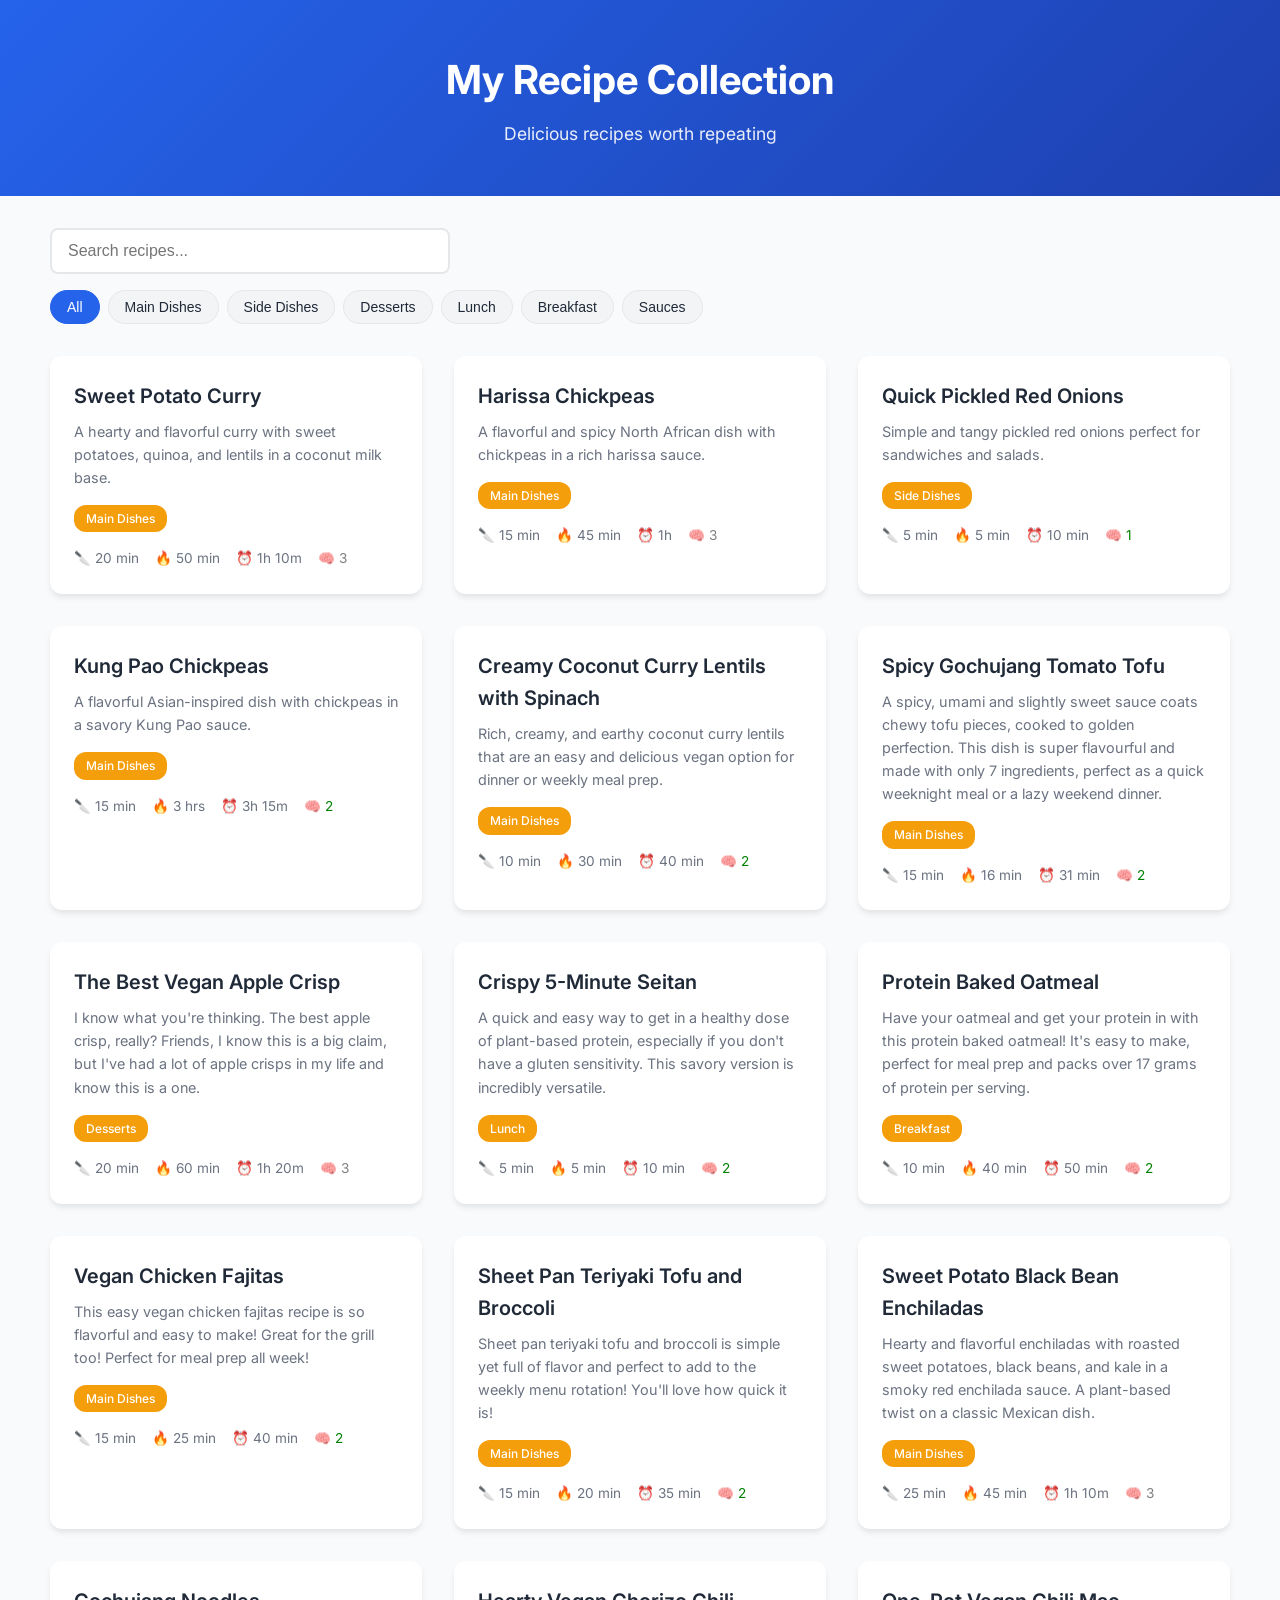
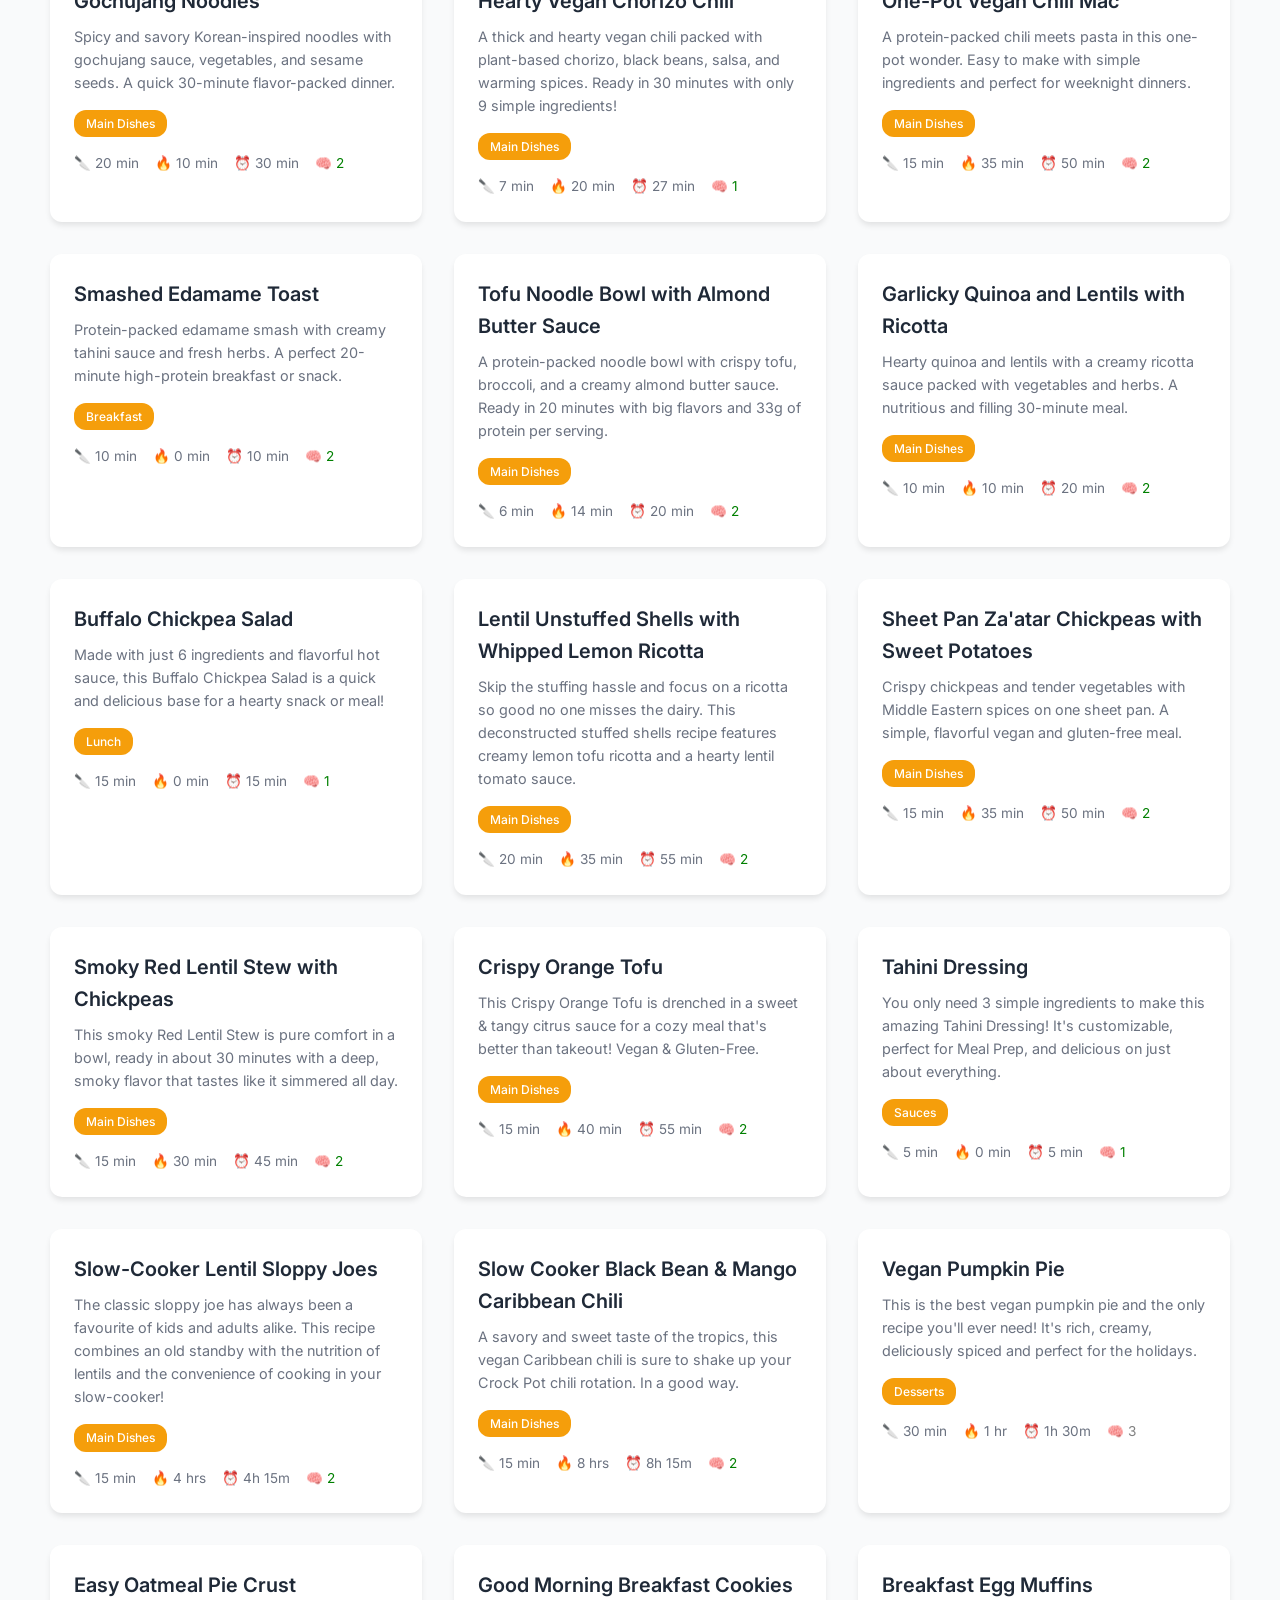
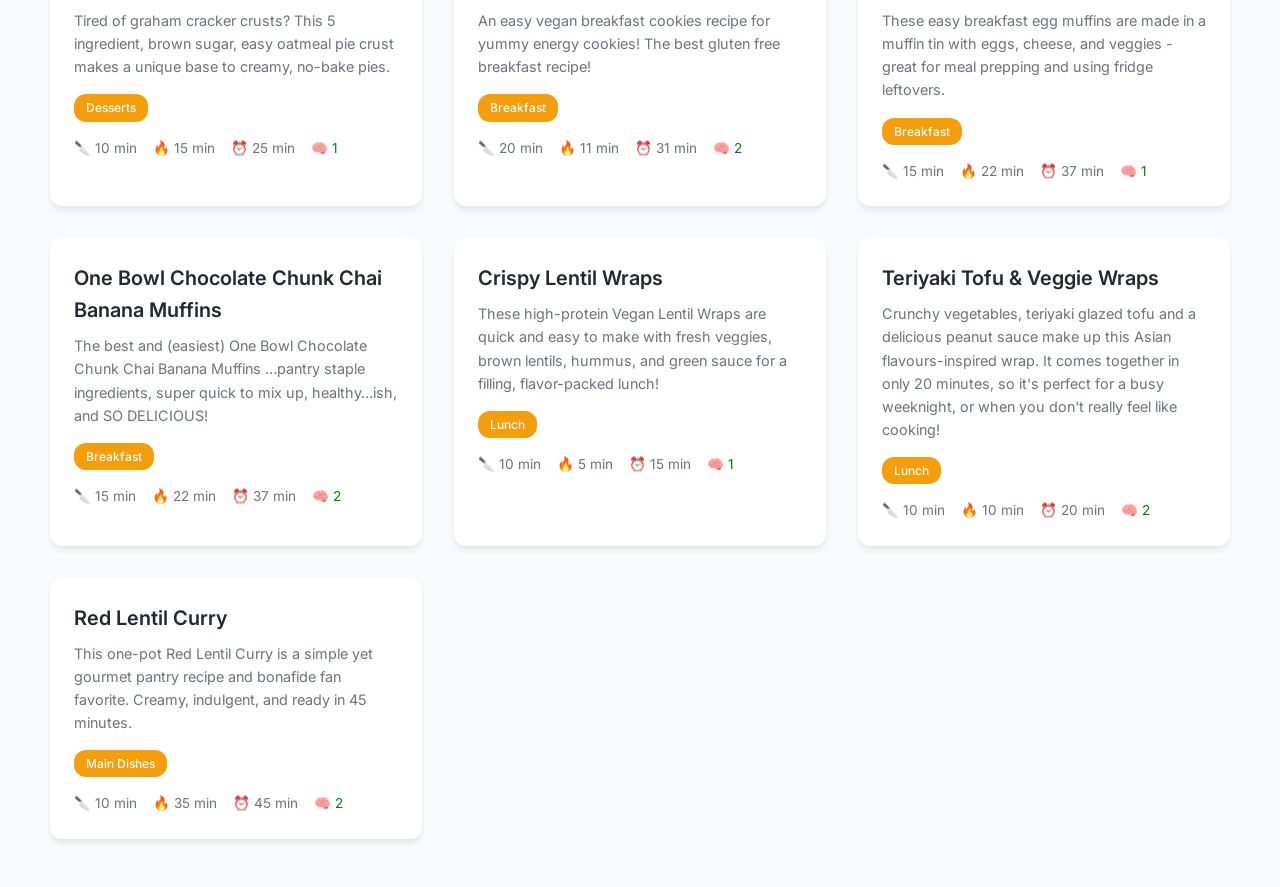
<file: index.html>
<!DOCTYPE html>
<html lang="en">
<head>
    <meta charset="UTF-8">
    <meta name="viewport" content="width=device-width, initial-scale=1.0">
    <title>Recipe Collection</title>
    <link rel="icon" href="data:image/svg+xml,<svg xmlns=%22http://www.w3.org/2000/svg%22 viewBox=%220 0 100 100%22><text y=%22.9em%22 font-size=%2290%22>🍜</text></svg>">
    <link rel="stylesheet" href="styles.css">
    <link href="https://fonts.googleapis.com/css2?family=Inter:wght@300;400;500;600;700&display=swap" rel="stylesheet">
</head>
<body>
    <header class="header">
        <div class="container">
            <h1 class="site-title">My Recipe Collection</h1>
            <p class="site-subtitle">Delicious recipes worth repeating</p>
        </div>
    </header>

    <main class="main">
        <div class="container">
            <div class="search-section">
                <input type="text" id="searchInput" placeholder="Search recipes..." class="search-input">
            </div>
            
            <div id="recipeGrid" class="recipe-grid">
                <!-- Recipes will be loaded here -->
            </div>
        </div>
    </main>

    
    <script src="app.js"></script>
</body>
</html>
</file>
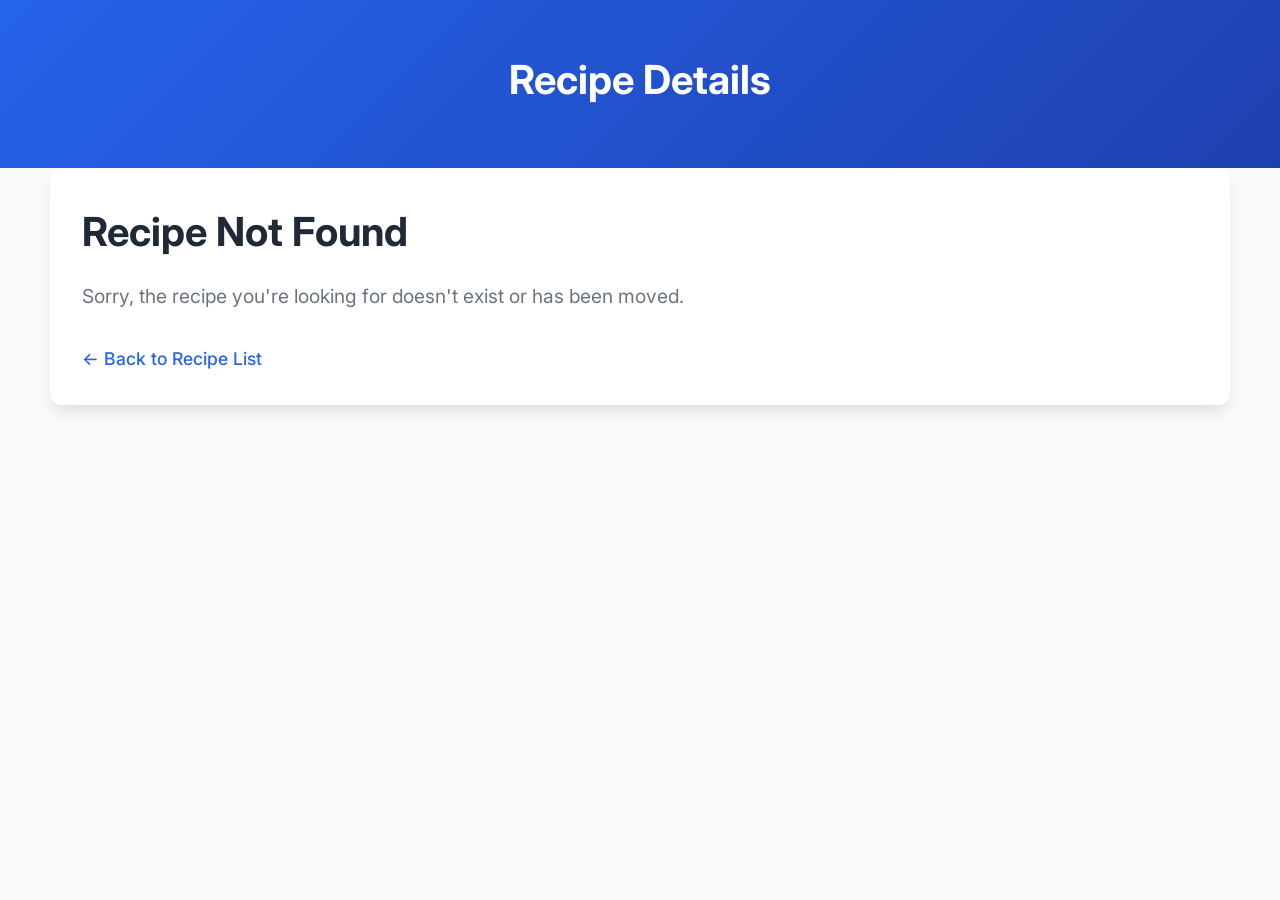
<file: recipe.html>
<!DOCTYPE html>
<html lang="en">
<head>
    <meta charset="UTF-8">
    <meta name="viewport" content="width=device-width, initial-scale=1.0">
    <title>Recipe Details</title>
    <link rel="icon" href="data:image/svg+xml,<svg xmlns=%22http://www.w3.org/2000/svg%22 viewBox=%220 0 100 100%22><text y=%22.9em%22 font-size=%2290%22>🍜</text></svg>">
    <link rel="stylesheet" href="styles.css">
    <link href="https://fonts.googleapis.com/css2?family=Inter:wght@300;400;500;600;700&display=swap" rel="stylesheet">
</head>
<body>
    <header class="header">
        <div class="container">
            <h1 class="site-title" id="pageTitle">Recipe Details</h1>
        </div>
    </header>

    <main class="main">
        <div class="container">
            <div id="recipeDetail">
                <!-- Recipe details will be loaded here -->
            </div>
        </div>
    </main>

    <script src="recipe.js"></script>
</body>
</html>
</file>
<file: styles.css>
:root {
    --primary-color: #2563eb;
    --primary-dark: #1e40af;
    --secondary-color: #f59e0b;
    --text-dark: #1f2937;
    --text-light: #6b7280;
    --bg-light: #f9fafb;
    --border-color: #e5e7eb;
    --shadow-sm: 0 1px 2px 0 rgba(0, 0, 0, 0.05);
    --shadow-md: 0 4px 6px -1px rgba(0, 0, 0, 0.1);
    --shadow-lg: 0 10px 15px -3px rgba(0, 0, 0, 0.1);
}

* {
    margin: 0;
    padding: 0;
    box-sizing: border-box;
}

body {
    font-family: 'Inter', -apple-system, BlinkMacSystemFont, 'Segoe UI', Roboto, sans-serif;
    line-height: 1.6;
    color: var(--text-dark);
    background-color: var(--bg-light);
}

.container {
    max-width: 1200px;
    margin: 0 auto;
    padding: 0 10px;
}

/* Header */
.header {
    background: linear-gradient(135deg, var(--primary-color), var(--primary-dark));
    color: white;
    padding: 3rem 0;
    text-align: center;
}

.site-title {
    font-size: 2.5rem;
    font-weight: 700;
    margin-bottom: 0.5rem;
}

.site-subtitle {
    font-size: 1.1rem;
    opacity: 0.9;
}

/* Search Section */
.search-section {
    margin: 2rem 0;
}

.search-input {
    width: 100%;
    max-width: 400px;
    padding: 0.75rem 1rem;
    border: 2px solid var(--border-color);
    border-radius: 8px;
    font-size: 1rem;
    transition: border-color 0.3s ease;
}

.search-input:focus {
    outline: none;
    border-color: var(--primary-color);
}

/* Recipe Grid */
.recipe-grid {
    display: grid;
    grid-template-columns: repeat(auto-fill, minmax(300px, 1fr));
    gap: 2rem;
    margin-bottom: 3rem;
}

.recipe-card {
    background: white;
    border-radius: 12px;
    overflow: hidden;
    box-shadow: var(--shadow-md);
    transition: transform 0.3s ease, box-shadow 0.3s ease;
    cursor: pointer;
}

.recipe-card:hover {
    transform: translateY(-4px);
    box-shadow: var(--shadow-lg);
}

.recipe-image {
    width: 100%;
    height: 200px;
    object-fit: cover;
}

.recipe-content {
    padding: 1.5rem;
}

.recipe-title {
    font-size: 1.25rem;
    font-weight: 600;
    margin-bottom: 0.5rem;
    color: var(--text-dark);
}

.recipe-description {
    color: var(--text-light);
    margin-bottom: 1rem;
    font-size: 0.9rem;
}

.recipe-meta {
    display: flex;
    gap: 1rem;
    font-size: 0.85rem;
    color: var(--text-light);
}

.recipe-meta span {
    display: flex;
    align-items: center;
    gap: 0.25rem;
}


/* Recipe Detail Page */
.recipe-detail-page {
    background: white;
    border-radius: 12px;
    overflow: hidden;
    box-shadow: var(--shadow-lg);
    margin-bottom: 2rem;
}

.recipe-detail-header {
    position: relative;
}

.recipe-detail-image {
    width: 100%;
    height: 400px;
    object-fit: cover;
}

.recipe-detail-content {
    padding: 2rem;
}

.recipe-detail-title {
    font-size: 2.5rem;
    font-weight: 700;
    margin-bottom: 1rem;
    color: var(--text-dark);
}

.recipe-detail-description {
    font-size: 1.2rem;
    color: var(--text-light);
    margin-bottom: 2rem;
    line-height: 1.7;
}

/* Recipe Sections */
.recipe-section {
    margin-bottom: 3rem;
}

.section-title {
    font-size: 1.8rem;
    font-weight: 600;
    margin-bottom: 1.5rem;
    color: var(--text-dark);
    display: flex;
    align-items: center;
    gap: 0.5rem;
}

.ingredients-list {
    list-style: none;
}

.ingredient-item {
    padding: 0.75rem 0;
    border-bottom: 1px solid var(--border-color);
    display: flex;
    align-items: center;
    gap: 0.75rem;
    font-size: 1.1rem;
    line-height: 1.7;
    cursor: pointer;
}

.ingredient-item:hover {
    background-color: rgba(0, 0, 0, 0.02);
}

.ingredient-item:last-child {
    border-bottom: none;
}

.ingredient-checkbox {
    width: 24px;
    height: 24px;
    pointer-events: none;
}

.ingredient-text {
    flex: 1;
    cursor: pointer;
}

.ingredient-text.checked {
    text-decoration: line-through;
    opacity: 0.6;
}

.instructions-list {
    counter-reset: step-counter;
    list-style: none;
}

.instruction-item {
    counter-increment: step-counter;
    padding: 1.5rem 0;
    border-bottom: 1px solid var(--border-color);
    position: relative;
    padding-left: 4rem;
    font-size: 1.1rem;
    line-height: 1.7;
}

.instruction-item:last-child {
    border-bottom: none;
}

.instruction-item::before {
    content: counter(step-counter);
    position: absolute;
    left: 0;
    top: 1.5rem;
    background: var(--primary-color);
    color: white;
    width: 2.5rem;
    height: 2.5rem;
    border-radius: 50%;
    display: flex;
    align-items: center;
    justify-content: center;
    font-weight: 600;
    font-size: 1rem;
}

.recipe-timing {
    display: flex;
    gap: 3rem;
    margin-bottom: 2rem;
    padding: 1.5rem;
    background: var(--bg-light);
    border-radius: 8px;
}

.timing-item {
    display: flex;
    align-items: center;
    gap: 0.75rem;
    font-weight: 500;
    font-size: 1.1rem;
}

.recipe-source {
    margin-bottom: 1rem;
    padding: 0.75rem 1.5rem 0.5rem 1.5rem;
    border-top: 2px solid var(--border-color);
}

.source-link {
    color: var(--primary-color);
    text-decoration: none;
    font-weight: 500;
    font-size: 1.1rem;
}

.source-link:hover {
    text-decoration: underline;
}

/* Responsive Design */
@media (max-width: 768px) {
    .site-title {
        font-size: 2rem;
    }
    
    .recipe-detail-image {
        height: 250px;
    }
    
    .recipe-detail-content {
        padding: 1.5rem;
    }
    
    .recipe-detail-title {
        font-size: 2rem;
    }
    
    .recipe-timing {
        flex-direction: column;
        gap: 1rem;
    }
    
    .instruction-item {
        padding-left: 3rem;
        font-size: 1rem;
    }
    
    .instruction-item::before {
        width: 2rem;
        height: 2rem;
        font-size: 0.9rem;
    }
    
    .ingredient-item {
        font-size: 1rem;
    }
}

@media (max-width: 480px) {
    .recipe-detail-image {
        height: 200px;
    }
    
    .recipe-detail-title {
        font-size: 1.75rem;
    }
    
    .recipe-detail-description {
        font-size: 1.1rem;
    }
    
    .section-title {
        font-size: 1.5rem;
    }
    
    .instruction-item {
        padding-left: 2.5rem;
    }
    
    .instruction-item::before {
        width: 1.5rem;
        height: 1.5rem;
        font-size: 0.8rem;
        top: 1rem;
    }
}

/* Image Placeholder */
.recipe-image,
.recipe-detail-image {
    position: relative;
    overflow: hidden;
}

.recipe-image::before,
.recipe-detail-image::before {
    content: "";
    position: absolute;
    top: 0;
    left: 0;
    width: 100%;
    height: 100%;
    background: var(--bg-light);
    border: 2px dashed var(--border-color);
    display: flex;
    align-items: center;
    justify-content: center;
    opacity: 0;
    transition: opacity 0.3s ease;
    z-index: 1;
}

.recipe-image::before::after,
.recipe-detail-image::before::after {
    content: "🍽️";
    font-size: 3rem;
    opacity: 0.5;
}

.recipe-image::after,
.recipe-detail-image::after {
    content: "Image Not Available";
    position: absolute;
    bottom: 20px;
    left: 50%;
    transform: translateX(-50%);
    color: var(--text-light);
    font-size: 0.9rem;
    opacity: 0;
    transition: opacity 0.3s ease;
    z-index: 2;
}

.recipe-image.error::before,
.recipe-detail-image.error::before {
    opacity: 1;
}

.recipe-image.error::after,
.recipe-detail-image.error::after {
    opacity: 1;
}

/* Serving Adjuster */
.serving-adjuster {
    background: var(--bg-light);
    padding: 1rem;
    border-radius: 8px;
    margin-bottom: 2rem;
    display: flex;
    align-items: center;
    gap: 1rem;
    flex-wrap: wrap;
}

.serving-adjuster label {
    font-weight: 500;
    flex-shrink: 0;
}

.serving-presets {
    display: flex;
    gap: 0.5rem;
    align-items: center;
    justify-content: center;
    flex-wrap: wrap;
}

.serving-controls {
    display: flex;
    align-items: center;
    gap: 0.5rem;
}

.serving-btn {
    background: var(--primary-color);
    color: white;
    border: none;
    width: 32px;
    height: 32px;
    border-radius: 6px;
    cursor: pointer;
    font-size: 1.2rem;
    display: flex;
    align-items: center;
    justify-content: center;
    transition: background-color 0.3s ease;
}

.serving-btn:hover {
    background: var(--primary-dark);
}

.serving-count {
    font-weight: 600;
    font-size: 1.1rem;
    color: var(--text-dark);
    padding: 0;
    background: transparent;
    border-radius: 0;
    min-width: auto;
    text-align: center;
}

/* Serving Presets */
.serving-presets {
    display: flex;
    gap: 0.5rem;
    align-items: center;
    justify-content: center;
    flex-wrap: wrap;
}

.preset-btn {
    background: #f3f4f6;
    color: var(--text-dark);
    border: 1px solid var(--border-color);
    padding: 0.5rem 1rem;
    border-radius: 6px;
    cursor: pointer;
    font-size: 0.875rem;
    font-weight: 500;
    transition: all 0.3s ease;
    white-space: nowrap;
    height: 32px;
    display: flex;
    align-items: center;
    justify-content: center;
}

.preset-btn:hover {
    background: #e5e7eb;
    border-color: var(--primary-color);
}

.preset-btn.active {
    background: var(--primary-color);
    color: white;
    border-color: var(--primary-color);
}

.preset-btn.active:hover {
    background: var(--primary-dark);
}

/* Category Filter */
.category-filter {
    margin-top: 1rem;
    margin-bottom: 1.5rem;
}

.category-buttons {
    display: flex;
    flex-wrap: wrap;
    gap: 0.5rem;
}

.category-btn {
    background: #f3f4f6;
    color: var(--text-dark);
    border: 1px solid var(--border-color);
    padding: 0.5rem 1rem;
    border-radius: 20px;
    cursor: pointer;
    font-size: 0.875rem;
    font-weight: 500;
    transition: all 0.3s ease;
    white-space: nowrap;
}

.category-btn:hover {
    background: #e5e7eb;
    border-color: var(--primary-color);
}

.category-btn.active {
    background: var(--primary-color);
    color: white;
    border-color: var(--primary-color);
}

.category-btn.active:hover {
    background: var(--primary-dark);
}

/* Recipe Category Tags */
.recipe-category {
    display: flex;
    flex-wrap: wrap;
    gap: 0.5rem;
    margin-bottom: 1rem;
}

.category-tag {
    background: var(--secondary-color);
    color: white;
    padding: 0.25rem 0.75rem;
    border-radius: 12px;
    font-size: 0.75rem;
    font-weight: 500;
    text-transform: capitalize;
}

.category-tag.clickable {
    cursor: pointer;
    transition: background-color 0.3s ease;
}

.category-tag.clickable:hover {
    background: #d97706;
}

.tag {
    background: #e5e7eb;
    color: var(--text-dark);
    padding: 0.25rem 0.75rem;
    border-radius: 12px;
    font-size: 0.75rem;
    font-weight: 500;
    text-transform: lowercase;
}

/* Recipe Sections */
.recipe-section {
    margin-bottom: 2rem;
}

.section-title {
    font-size: 1.5rem;
    font-weight: 600;
    margin-bottom: 1rem;
    color: var(--text-dark);
    display: flex;
    align-items: center;
    gap: 0.5rem;
}

.ingredients-list {
    list-style: none;
}

.ingredient-item {
    padding: 0.5rem 0;
    border-bottom: 1px solid var(--border-color);
    display: flex;
    align-items: center;
    gap: 0.5rem;
}

.ingredient-item:last-child {
    border-bottom: none;
}

.ingredient-checkbox {
    width: 20px;
    height: 20px;
    cursor: pointer;
}

.ingredient-text {
    flex: 1;
}

.ingredient-text.checked {
    text-decoration: line-through;
    opacity: 0.6;
}

/* Ingredient Group Styling */
.ingredient-group {
    margin-bottom: 1.5rem;
}

.group-header {
    font-size: 1.1rem;
    font-weight: 600;
    color: var(--text-dark);
    margin-bottom: 0.75rem;
}

.group-ingredients-list {
    list-style: none;
    margin-left: 0;
}

.group-ingredients-list .ingredient-item {
    padding: 0.4rem 0;
    border-bottom: 1px solid #f0f0f0;
}

.group-ingredients-list .ingredient-item:last-child {
    border-bottom: none;
}

.instructions-list {
    counter-reset: step-counter;
    list-style: none;
}

.instruction-item {
    counter-increment: step-counter;
    padding: 1rem 0;
    border-bottom: 1px solid var(--border-color);
    position: relative;
    padding-left: 3rem;
}

.instruction-item:last-child {
    border-bottom: none;
}

.instruction-item::before {
    content: counter(step-counter);
    position: absolute;
    left: 0;
    top: 1rem;
    background: var(--primary-color);
    color: white;
    width: 2rem;
    height: 2rem;
    border-radius: 50%;
    display: flex;
    align-items: center;
    justify-content: center;
    font-weight: 600;
    font-size: 0.9rem;
}

.recipe-timing {
    display: flex;
    gap: 2rem;
    margin-bottom: 2rem;
}

.timing-item {
    display: flex;
    align-items: center;
    gap: 0.5rem;
    font-weight: 500;
}

.recipe-source {
    margin-top: 2rem;
    padding-top: 2rem;
    border-top: 2px solid var(--border-color);
}

.source-link {
    color: var(--primary-color);
    text-decoration: none;
    font-weight: 500;
}

.source-link:hover {
    text-decoration: underline;
}

/* Responsive Design */
@media (max-width: 768px) {
    .container {
        padding: 0 8px;
    }
    
    .site-title {
        font-size: 2rem;
    }
    
    .recipe-grid {
        grid-template-columns: 1fr;
        gap: 1.5rem;
    }
    
    .modal-content {
        width: 95%;
        margin: 1rem auto;
        border-radius: 8px;
    }
    
    .recipe-detail-content {
        padding: 1.5rem;
    }
    
    .recipe-detail-title {
        font-size: 1.5rem;
    }
    
    .recipe-timing {
        flex-direction: column;
        gap: 1rem;
    }
    
    .serving-adjuster {
        flex-direction: column;
        align-items: stretch;
    }
}

@media (max-width: 480px) {
    .header {
        padding: 2rem 0;
    }
    
    .site-title {
        font-size: 1.75rem;
    }
    
    .recipe-detail-image {
        height: 200px;
    }
    
    .instruction-item {
        padding-left: 2.5rem;
    }
    
    .instruction-item::before {
        width: 1.5rem;
        height: 1.5rem;
        font-size: 0.8rem;
    }
}

/* Notes Section */
.notes-list {
    list-style: none;
    display: flex;
    flex-direction: column;
    gap: 0.5rem;
}

.note-item {
    padding: 0.5rem 0;
    display: flex;
    align-items: flex-start;
    gap: 0.5rem;
    font-size: 0.95rem;
    line-height: 1.5;
    border-bottom: 1px solid #f0f0f0;
}

.note-item:last-child {
    border-bottom: none;
}

.note-item::before {
    content: "\2022";
    color: var(--primary-color);
    font-weight: 600;
    font-size: 0.9rem;
    margin-top: 0.1rem;
    flex-shrink: 0;
    line-height: 1;
}

/* Mobile optimization for notes */
@media (max-width: 768px) {
    .notes-list {
        gap: 0.4rem;
    }
    
    .note-item {
        padding: 0.4rem 0;
        font-size: 0.9rem;
        line-height: 1.4;
    }
    
    .note-item::before {
        font-size: 0.8rem;
        margin-top: 0.15rem;
    }
}

@media (max-width: 480px) {
    .notes-list {
        gap: 0.3rem;
    }
    
    .note-item {
        padding: 0.3rem 0;
        font-size: 0.85rem;
        line-height: 1.3;
    }
    
    .note-item::before {
        font-size: 0.75rem;
        margin-top: 0.2rem;
    }
}
</file>
